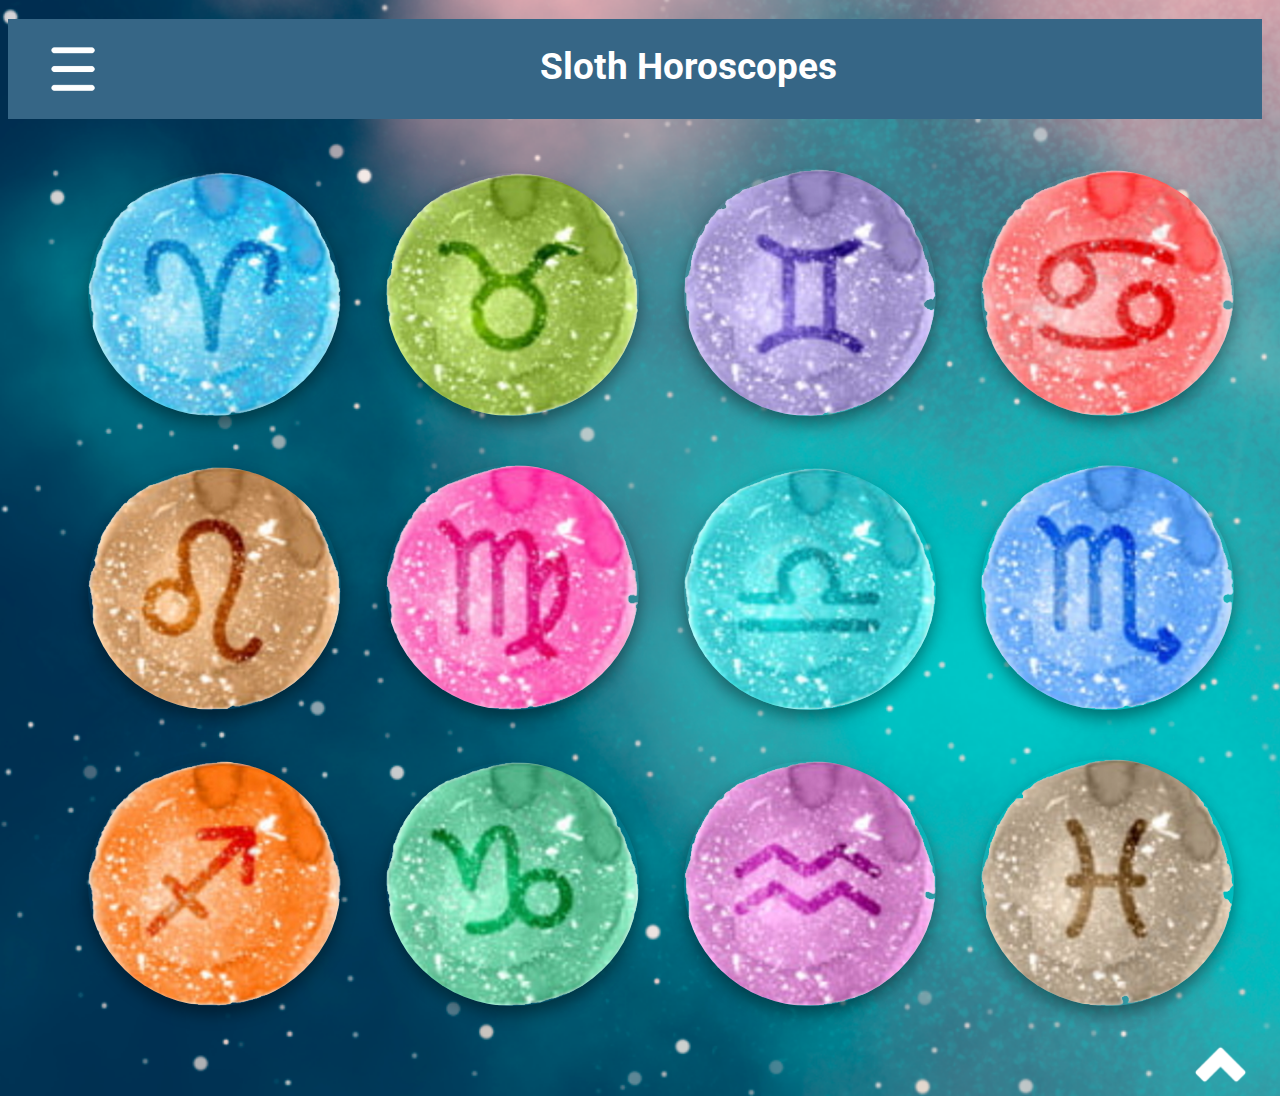
<file: index.html>
<!DOCTYPE html>
<html lang="en">
<head>
    <meta charset="UTF-8">
    <title>Sloth Horoscopes</title>
    <link href="https://fonts.googleapis.com/css?family=Roboto" rel="stylesheet">
    <link rel="stylesheet" href="styles.css">
    <!– Prevent smartphones from scaling pages down –>
    <meta name=”"viewport" content="initial-scale=">

</head>
<body>
    <header>
        <nav>
           <img src="Assets/nav_bars.png" width="17%" style="padding: 5px 0px 10px 20px"/>
            <div class="dropdown-content">
                <a href="aries.html"><ul>Aries</ul></a>
                <a href="taurus.html"><ul>Taurus</ul></a>
                <a href="gemini.html"><ul>Gemini</ul></a>
                <a href="cancer.html"><ul>Cancer</ul></a>
                <a href="leo.html"><ul>Leo</ul></a>
                <a href="virgo.html"><ul>Virgo</ul></a>
                <a href="libra.html"><ul>Libra</ul></a>
                <a href="scorpio.html"><ul>Scorpio</ul></a>
                <a href="sagittarius.html"><ul>Sagittarius</ul></a>
                <a href="capricorn.html"><ul>Capricorn</ul></a>
                <a href="aquarius.html"><ul>Aquarius</ul></a>
                <a href="pisces.html"><ul>Pisces</ul></a>
            </div>
        </nav>
        <a href="index.html" ><h1>Sloth Horoscopes</h1></a>

    </header>

    <div>
        <p>
            <br><br><br><br><br><br>
        </p>
    </div>

    <section>

        <article>
            <a href="aries.html" ><img class="articleImage" src="Assets/Signs/aries.png" /></a>
             <div class="hover-content">
                <p>Aries</p>
            </div>
         </article>

        <article>
            <a href="taurus.html" ><img class="articleImage" src="Assets/Signs/taurus.png" /></a>
             <div class="hover-content">
                <p>Taurus</p>
            </div>
         </article>

         <article>
            <a href="gemini.html" ><img class="articleImage" src="Assets/Signs/gemini.png" /></a>
             <div class="hover-content">
                <p>Gemini</p>
            </div>
         </article>

         <article>
            <a href="cancer.html" ><img class="articleImage" src="Assets/Signs/cancer.png" /></a>
             <div class="hover-content">
                <p>Cancer</p>
            </div>
         </article>

    </section>

    <div>
       <br>
        <br>
    </div>

    <section>
        <article>
            <a href="leo.html" ><img class="articleImage" src="Assets/Signs/leo.png" /></a>
             <div class="hover-content">
                <p>Leo</p>
            </div>
         </article>

        <article>
            <a href="virgo.html" ><img class="articleImage" src="Assets/Signs/virgo.png" /></a>
             <div class="hover-content">
                <p>Virgo</p>
            </div>
         </article>

         <article>
            <a href="libra.html" ><img class="articleImage" src="Assets/Signs/libra.png" /></a>
             <div class="hover-content">
                <p>Libra</p>
            </div>
         </article>

         <article>
            <a href="scorpio.html" ><img class="articleImage" src="Assets/Signs/scorpio.png" /></a>
             <div class="hover-content">
                <p>Scorpio</p>
            </div>
         </article>
    </section>

    <div>
       <br>
        <br>
    </div>

    <section>
        <article>
            <a href="sagittarius.html" ><img class="articleImage" src="Assets/Signs/sagittarius.png" /></a>
             <div class="hover-content">
                <p>Sagittarius</p>
            </div>
         </article>

        <article>
            <a href="capricorn.html" ><img class="articleImage" src="Assets/Signs/capricorn.png" /></a>
             <div class="hover-content">
                <p>Capricorn</p>
            </div>
         </article>

         <article>
            <a href="aquarius.html" ><img class="articleImage" src="Assets/Signs/aquarius.png" /></a>
             <div class="hover-content">
                <p>Aquarius</p>
            </div>
         </article>

         <article>
            <a href="pisces.html" ><img class="articleImage" src="Assets/Signs/pisces.png" /></a>
             <div class="hover-content">
                <p>Pisces</p>
            </div>
         </article>
    </section>

    <footer>
            <h3></h3>
        <a href="index.html"><img id="up" src="Assets/arrow.png" /></a>
    </footer>

</body>

</html>
</file>
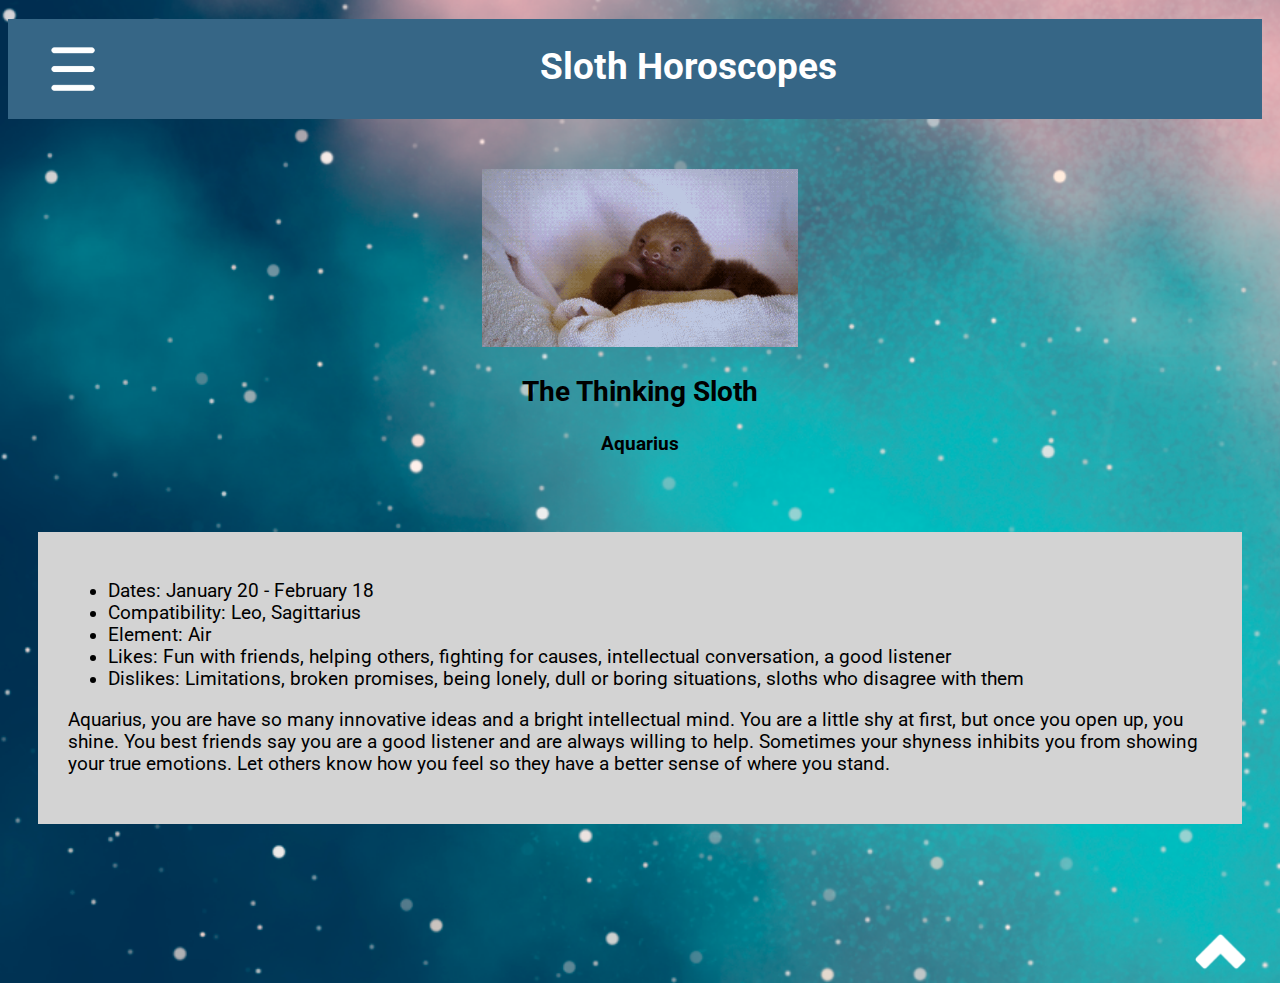
<file: aquarius.html>
<!DOCTYPE html>
<html lang="en">
<head>
    <meta charset="UTF-8">
    <title>Aquarius</title>
    <link href="https://fonts.googleapis.com/css?family=Roboto" rel="stylesheet">
    <link rel="stylesheet" href="styles.css">
    <meta name=”"viewport" content="initial-scale=">

</head>
<body>
    <header>
        <nav>
           <img src="Assets/nav_bars.png" width="17%" style="padding: 5px 0px 10px 20px"/>
            <div class="dropdown-content">
                <a href="aries.html"><ul>Aries</ul></a>
                <a href="taurus.html"><ul>Taurus</ul></a>
                <a href="gemini.html"><ul>Gemini</ul></a>
                <a href="cancer.html"><ul>Cancer</ul></a>
                <a href="leo.html"><ul>Leo</ul></a>
                <a href="virgo.html"><ul>Virgo</ul></a>
                <a href="libra.html"><ul>Libra</ul></a>
                <a href="scorpio.html"><ul>Scorpio</ul></a>
                <a href="sagittarius.html"><ul>Sagittarius</ul></a>
                <a href="capricorn.html"><ul>Capricorn</ul></a>
                <a href="aquarius.html"><ul>Aquarius</ul></a>
                <a href="pisces.html"><ul>Pisces</ul></a>
            </div>
        </nav>
        <a href="index.html" ><h1>Sloth Horoscopes</h1></a>

    </header>
<div>
        <p>
            <br><br><br><br><br><br>
        </p>
    </div>

    <center>
        <img class="internalImage" src="Assets/Gifs/gif6.gif"/>
        <h2>The Thinking Sloth</h2>
        <h4>Aquarius</h4>
    </center>

    <br>

    <section class="internal2">
    <article>
        <ul>
            <li>Dates: January 20 - February 18</li>
            <li>Compatibility: Leo, Sagittarius</li>
            <li>Element: Air</li>
            <li>Likes: Fun with friends, helping others, fighting for causes, intellectual conversation, a good listener</li>
            <li>Dislikes: Limitations, broken promises, being lonely, dull or boring situations, sloths who disagree with them</li>
        </ul>
        <p> Aquarius, you are have so many innovative ideas and a bright intellectual mind. You are a little shy at first, but once you open up, you shine.
             You best friends say you are a good listener and are always willing to help.
             Sometimes your shyness inhibits you from showing your true emotions. Let others know how you feel so they have a better sense of where you stand.
            </p></article>
    </section>

    <div>
       <br>
        <br>
    </div>

    <footer>
            <h3></h3>
        <a href="aquarius.html"><img id="up" src="Assets/arrow.png"/></a>
    </footer>

</body>

</html>
</file>
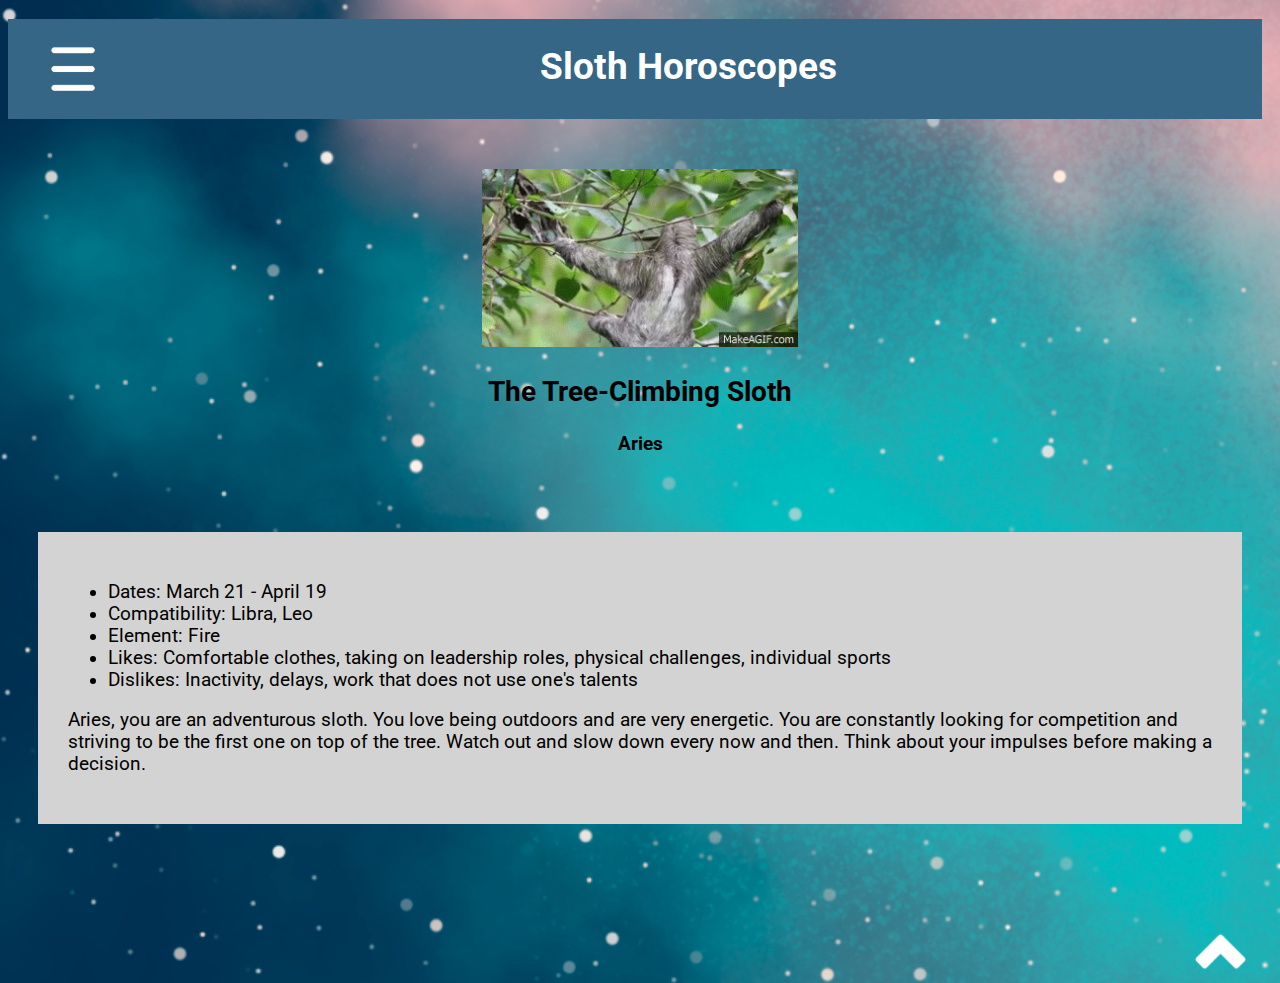
<file: aries.html>
<!DOCTYPE html>
<html lang="en">
<head>
    <meta charset="UTF-8">
    <title>Aries</title>
    <link href="https://fonts.googleapis.com/css?family=Roboto" rel="stylesheet">
    <link rel="stylesheet" href="styles.css">
    <meta name=”"viewport" content="initial-scale=">

</head>
<body>
    <header>
        <nav>
           <img src="Assets/nav_bars.png" width="17%" style="padding: 5px 0px 10px 20px"/>
            <div class="dropdown-content">
                <a href="aries.html"><ul>Aries</ul></a>
                <a href="taurus.html"><ul>Taurus</ul></a>
                <a href="gemini.html"><ul>Gemini</ul></a>
                <a href="cancer.html"><ul>Cancer</ul></a>
                <a href="leo.html"><ul>Leo</ul></a>
                <a href="virgo.html"><ul>Virgo</ul></a>
                <a href="libra.html"><ul>Libra</ul></a>
                <a href="scorpio.html"><ul>Scorpio</ul></a>
                <a href="sagittarius.html"><ul>Sagittarius</ul></a>
                <a href="capricorn.html"><ul>Capricorn</ul></a>
                <a href="aquarius.html"><ul>Aquarius</ul></a>
                <a href="pisces.html"><ul>Pisces</ul></a>
            </div>
        </nav>
        <a href="index.html" ><h1>Sloth Horoscopes</h1></a>

    </header>
<div>
        <p>
            <br><br><br><br><br><br>
        </p>
    </div>

    <center>
        <img class="internalImage" src="Assets/Gifs/gif9.gif"/>
        <h2>The Tree-Climbing Sloth</h2>
        <h4>Aries</h4>
    </center>

    <br>

    <section class="internal2">
    <article>
        <ul>
            <li>Dates: March 21 - April 19</li>
            <li>Compatibility: Libra, Leo</li>
            <li>Element: Fire</li>
            <li>Likes: Comfortable clothes, taking on leadership roles, physical challenges, individual sports</li>
            <li>Dislikes: Inactivity, delays, work that does not use one's talents</li>
        </ul>
        <p> Aries, you are an adventurous sloth. You love being outdoors and are very energetic. 
            You are constantly looking for competition and striving to be the first one on top of the tree. 
            Watch out and slow down every now and then. Think about your impulses before making a decision.</p></article>
    </section>

    <div>
       <br>
        <br>
    </div>

    <footer>
            <h3></h3>
        <a href="aries.html"><img id="up" src="Assets/arrow.png"/></a>
    </footer>

</body>

</html>
</file>
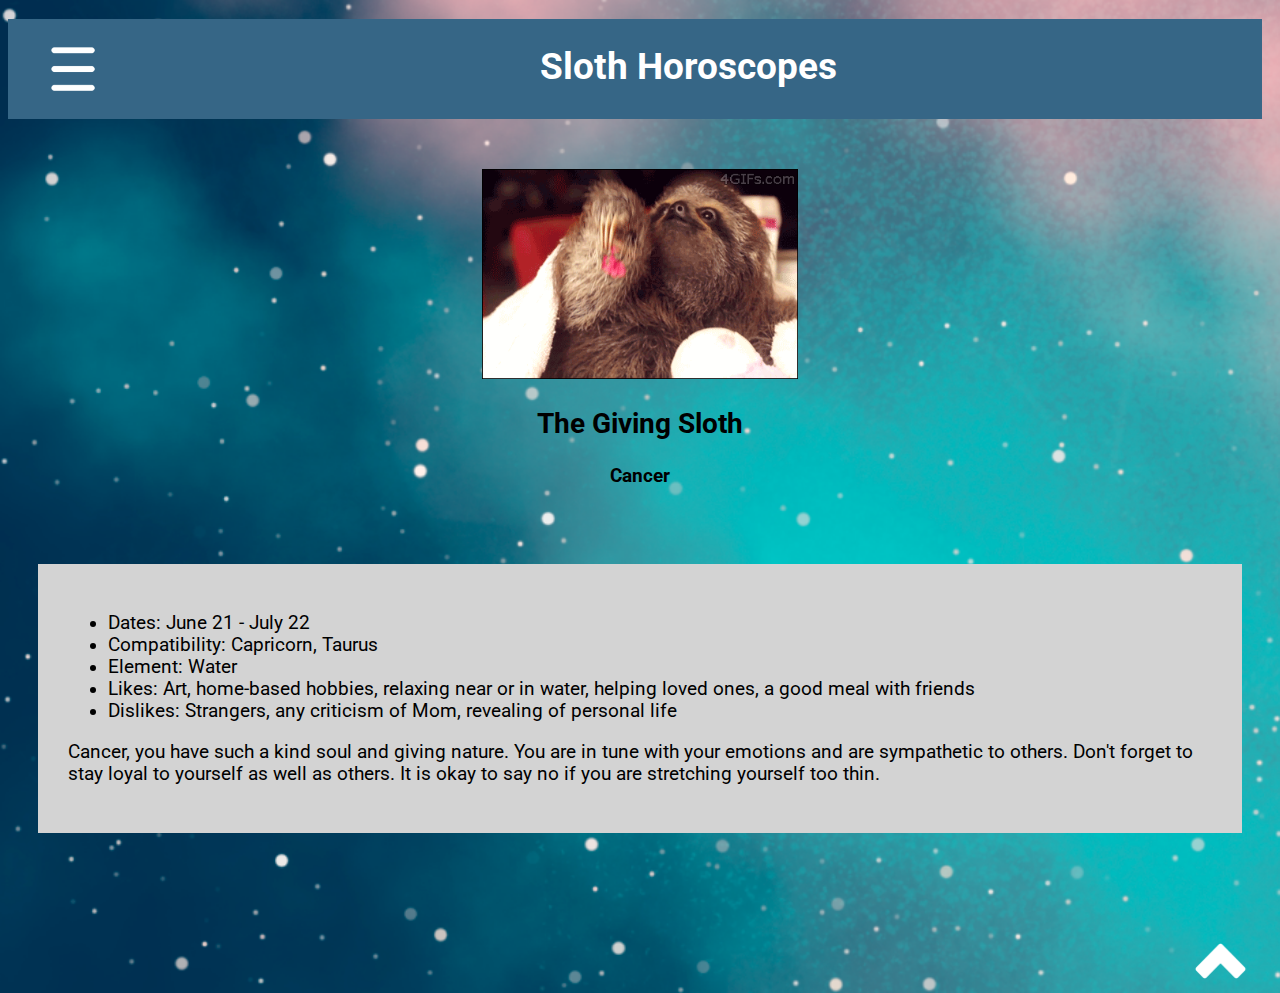
<file: cancer.html>
<!DOCTYPE html>
<html lang="en">
<head>
    <meta charset="UTF-8">
    <title>Cancer</title>
    <link href="https://fonts.googleapis.com/css?family=Roboto" rel="stylesheet">
    <link rel="stylesheet" href="styles.css">
    <meta name=”"viewport" content="initial-scale=">

</head>
<body>
    <header>
        <nav>
           <img src="Assets/nav_bars.png" width="17%" style="padding: 5px 0px 10px 20px"/>
            <div class="dropdown-content">
                <a href="aries.html"><ul>Aries</ul></a>
                <a href="taurus.html"><ul>Taurus</ul></a>
                <a href="gemini.html"><ul>Gemini</ul></a>
                <a href="cancer.html"><ul>Cancer</ul></a>
                <a href="leo.html"><ul>Leo</ul></a>
                <a href="virgo.html"><ul>Virgo</ul></a>
                <a href="libra.html"><ul>Libra</ul></a>
                <a href="scorpio.html"><ul>Scorpio</ul></a>
                <a href="sagittarius.html"><ul>Sagittarius</ul></a>
                <a href="capricorn.html"><ul>Capricorn</ul></a>
                <a href="aquarius.html"><ul>Aquarius</ul></a>
                <a href="pisces.html"><ul>Pisces</ul></a>
            </div>
        </nav>
        <a href="index.html" ><h1>Sloth Horoscopes</h1></a>

    </header>
<div>
        <p>
            <br><br><br><br><br><br>
        </p>
    </div>

    <center>
        <img class="internalImage" src="Assets/Gifs/gif3.gif"/>
        <h2>The Giving Sloth</h2>
        <h4>Cancer</h4>
    </center>

    <br>

    <section class="internal2">
    <article>
        <ul>
            <li>Dates: June 21 - July 22</li>
            <li>Compatibility: Capricorn, Taurus</li>
            <li>Element: Water</li>
            <li>Likes: Art, home-based hobbies, relaxing near or in water, helping loved ones, a good meal with friends</li>
            <li>Dislikes: Strangers, any criticism of Mom, revealing of personal life</li>
        </ul>
        <p> Cancer, you have such a kind soul and giving nature. You are in tune with your emotions and are sympathetic to others.
            Don't forget to stay loyal to yourself as well as others. It is okay to say no if you are stretching yourself too thin.
            </p></article>
    </section>

    <div>
       <br>
        <br>
    </div>

    <footer>
            <h3></h3>
        <a href="cancer.html"><img id="up" src="Assets/arrow.png"/></a>
    </footer>

</body>

</html>
</file>
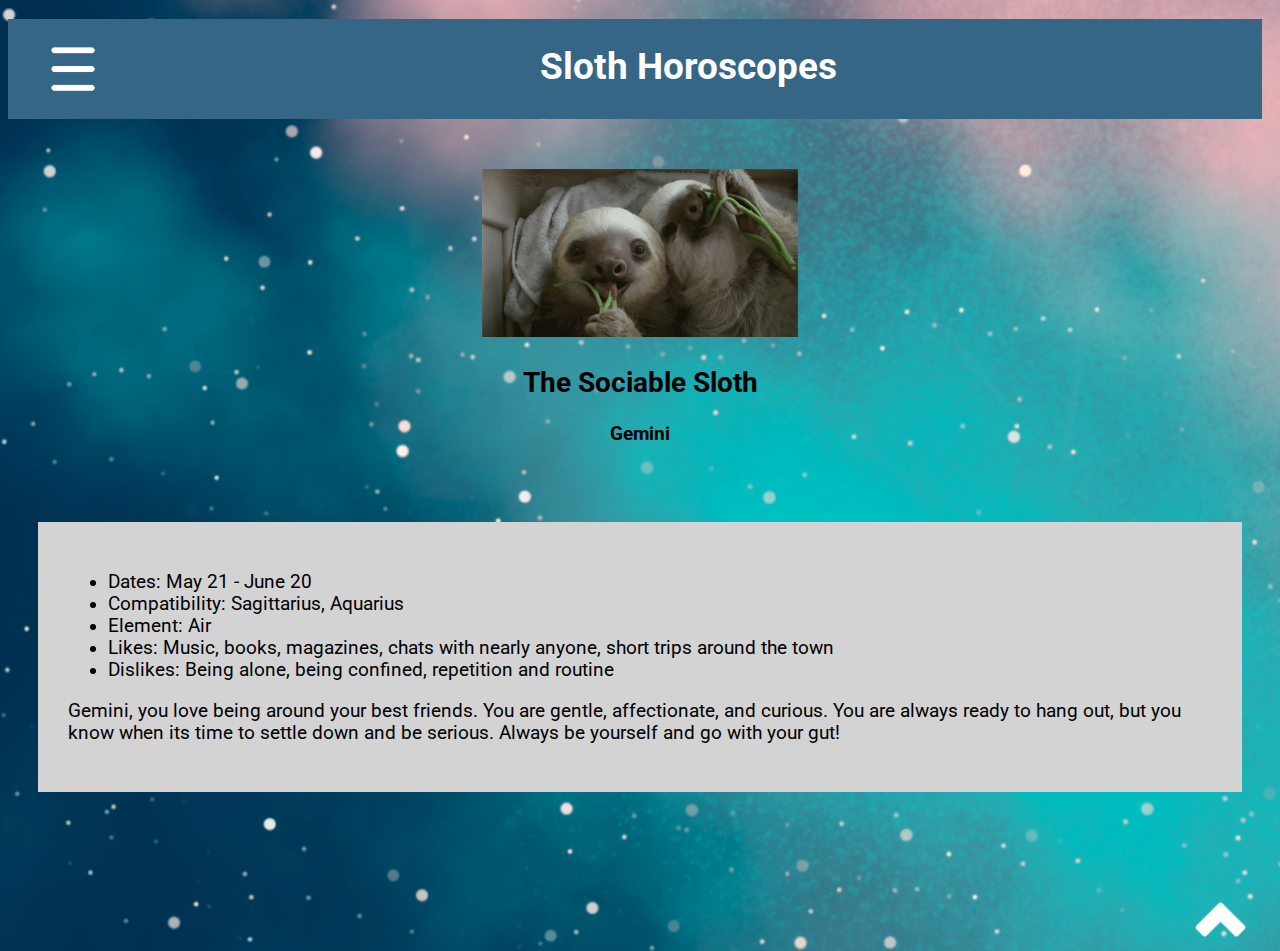
<file: gemini.html>
<!DOCTYPE html>
<html lang="en">
<head>
    <meta charset="UTF-8">
    <title>Gemini</title>
    <link href="https://fonts.googleapis.com/css?family=Roboto" rel="stylesheet">
    <link rel="stylesheet" href="styles.css">
    <meta name=”"viewport" content="initial-scale=">

</head>
<body>
    <header>
        <nav>
           <img src="Assets/nav_bars.png" width="17%" style="padding: 5px 0px 10px 20px"/>
            <div class="dropdown-content">
                <a href="aries.html"><ul>Aries</ul></a>
                <a href="taurus.html"><ul>Taurus</ul></a>
                <a href="gemini.html"><ul>Gemini</ul></a>
                <a href="cancer.html"><ul>Cancer</ul></a>
                <a href="leo.html"><ul>Leo</ul></a>
                <a href="virgo.html"><ul>Virgo</ul></a>
                <a href="libra.html"><ul>Libra</ul></a>
                <a href="scorpio.html"><ul>Scorpio</ul></a>
                <a href="sagittarius.html"><ul>Sagittarius</ul></a>
                <a href="capricorn.html"><ul>Capricorn</ul></a>
                <a href="aquarius.html"><ul>Aquarius</ul></a>
                <a href="pisces.html"><ul>Pisces</ul></a>
            </div>
        </nav>
        <a href="index.html" ><h1>Sloth Horoscopes</h1></a>

    </header>
<div>
        <p>
            <br><br><br><br><br><br>
        </p>
    </div>

    <center>
        <img class="internalImage" src="Assets/Gifs/gif4.gif"/>
        <h2>The Sociable Sloth</h2>
        <h4>Gemini</h4>
    </center>

    <br>

    <section class="internal2">
    <article>
        <ul>
            <li>Dates: May 21 - June 20</li>
            <li>Compatibility: Sagittarius, Aquarius</li>
            <li>Element: Air</li>
            <li>Likes: Music, books, magazines, chats with nearly anyone, short trips around the town</li>
            <li>Dislikes: Being alone, being confined, repetition and routine</li>
        </ul>
        <p> Gemini, you love being around your best friends. You are gentle, affectionate, and curious. 
            You are always ready to hang out, but you know when its time to settle down and be serious. 
            Always be yourself and go with your gut!</p></article>
    </section>

    <div>
       <br>
        <br>
    </div>

    <footer>
            <h3></h3>
        <a href="gemini.html"><img id="up" src="Assets/arrow.png"/></a>
    </footer>

</body>

</html>
</file>
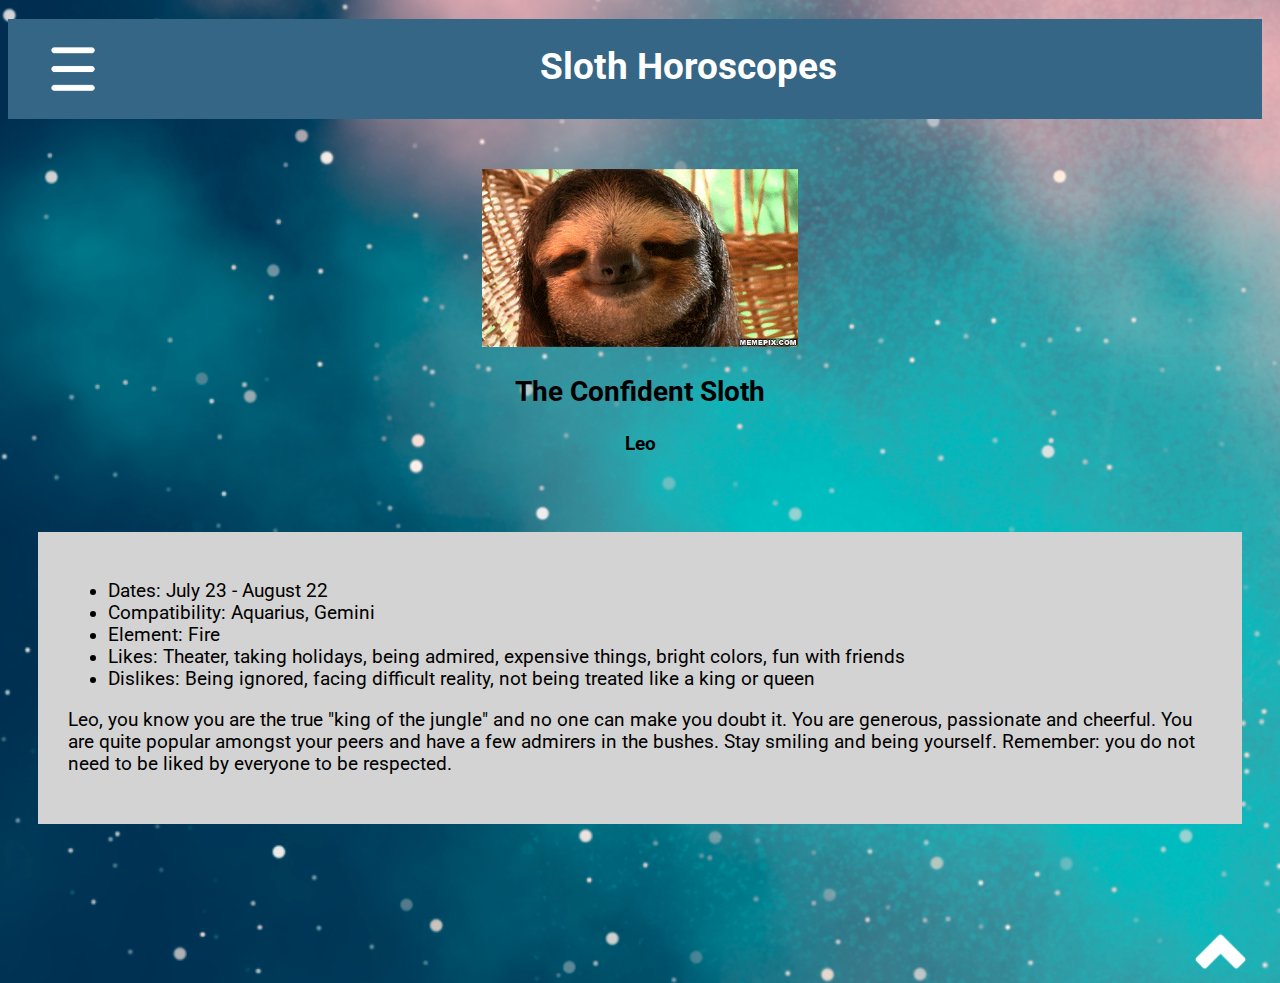
<file: leo.html>
<!DOCTYPE html>
<html lang="en">
<head>
    <meta charset="UTF-8">
    <title>Leo</title>
    <link href="https://fonts.googleapis.com/css?family=Roboto" rel="stylesheet">
    <link rel="stylesheet" href="styles.css">
    <meta name=”"viewport" content="initial-scale=">

</head>
<body>
    <header>
        <nav>
           <img src="Assets/nav_bars.png" width="17%" style="padding: 5px 0px 10px 20px"/>
            <div class="dropdown-content">
                <a href="aries.html"><ul>Aries</ul></a>
                <a href="taurus.html"><ul>Taurus</ul></a>
                <a href="gemini.html"><ul>Gemini</ul></a>
                <a href="cancer.html"><ul>Cancer</ul></a>
                <a href="leo.html"><ul>Leo</ul></a>
                <a href="virgo.html"><ul>Virgo</ul></a>
                <a href="libra.html"><ul>Libra</ul></a>
                <a href="scorpio.html"><ul>Scorpio</ul></a>
                <a href="sagittarius.html"><ul>Sagittarius</ul></a>
                <a href="capricorn.html"><ul>Capricorn</ul></a>
                <a href="aquarius.html"><ul>Aquarius</ul></a>
                <a href="pisces.html"><ul>Pisces</ul></a>
            </div>
        </nav>
        <a href="index.html" ><h1>Sloth Horoscopes</h1></a>

    </header>
<div>
        <p>
            <br><br><br><br><br><br>
        </p>
    </div>

    <center>
        <img class="internalImage" src="Assets/Gifs/gif7.gif"/>
        <h2>The Confident Sloth</h2>
        <h4>Leo</h4>
    </center>

    <br>

    <section class="internal2">
    <article>
        <ul>
            <li>Dates: July 23 - August 22</li>
            <li>Compatibility: Aquarius, Gemini</li>
            <li>Element: Fire</li>
            <li>Likes: Theater, taking holidays, being admired, expensive things, bright colors, fun with friends</li>
            <li>Dislikes: Being ignored, facing difficult reality, not being treated like a king or queen</li>
        </ul>
        <p> Leo, you know you are the true "king of the jungle" and no one can make you doubt it. 
            You are generous, passionate and cheerful. You are quite popular amongst your peers and have a few admirers in the bushes. 
            Stay smiling and being yourself. Remember: you do not need to be liked by everyone to be respected.
            </p></article>
    </section>

    <div>
       <br>
        <br>
    </div>

    <footer>
            <h3></h3>
        <a href="leo.html"><img id="up" src="Assets/arrow.png"/></a>
    </footer>

</body>

</html>
</file>
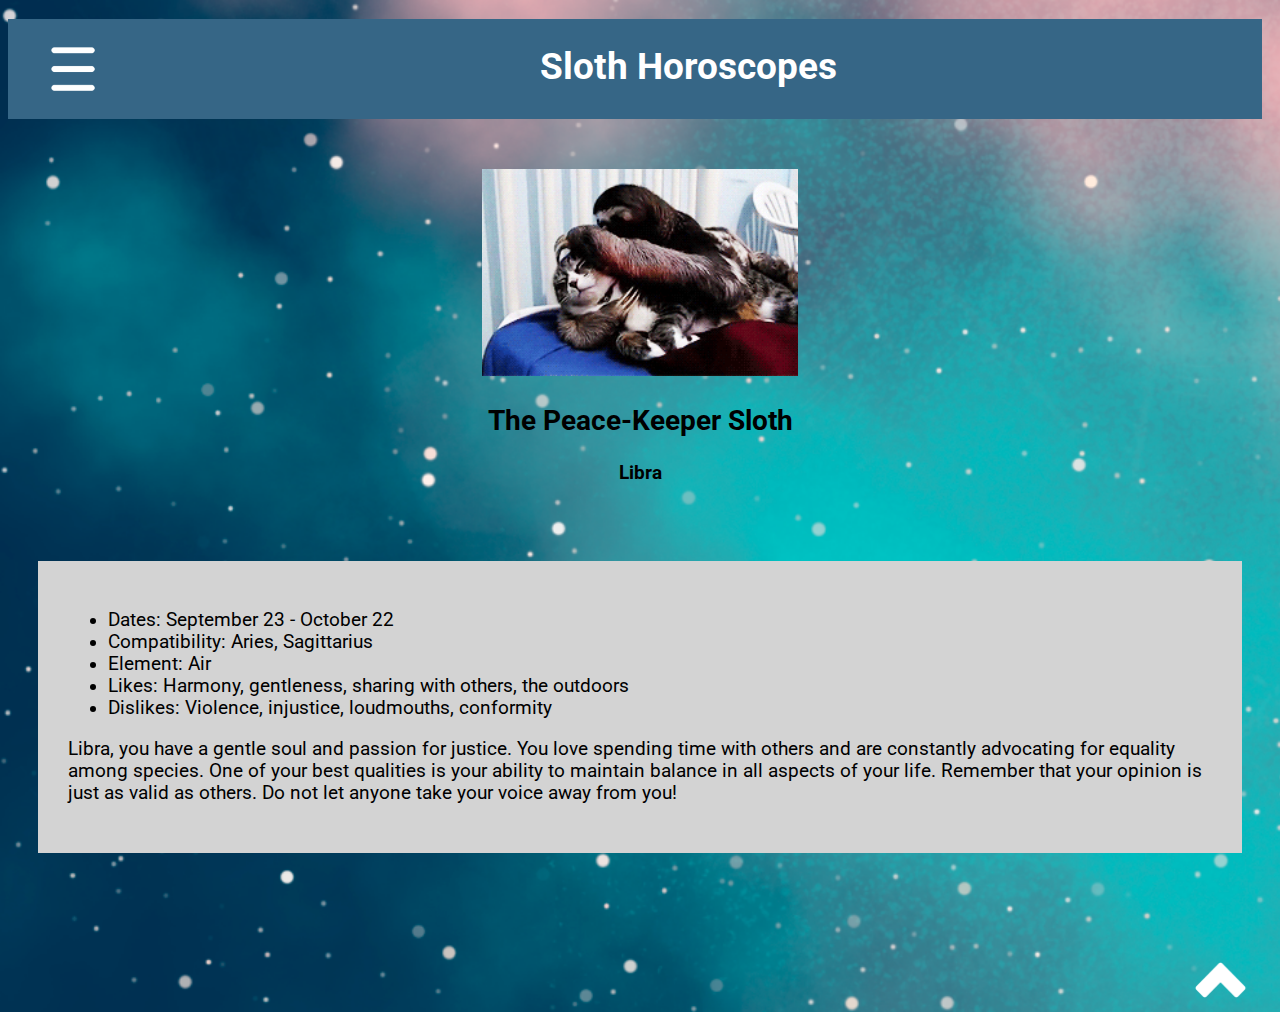
<file: libra.html>
<!DOCTYPE html>
<html lang="en">
<head>
    <meta charset="UTF-8">
    <title>Libra</title>
    <link href="https://fonts.googleapis.com/css?family=Roboto" rel="stylesheet">
    <link rel="stylesheet" href="styles.css">
    <meta name=”"viewport" content="initial-scale=">

</head>
<body>
    <header>
        <nav>
           <img src="Assets/nav_bars.png" width="17%" style="padding: 5px 0px 10px 20px"/>
            <div class="dropdown-content">
                <a href="aries.html"><ul>Aries</ul></a>
                <a href="taurus.html"><ul>Taurus</ul></a>
                <a href="gemini.html"><ul>Gemini</ul></a>
                <a href="cancer.html"><ul>Cancer</ul></a>
                <a href="leo.html"><ul>Leo</ul></a>
                <a href="virgo.html"><ul>Virgo</ul></a>
                <a href="libra.html"><ul>Libra</ul></a>
                <a href="scorpio.html"><ul>Scorpio</ul></a>
                <a href="sagittarius.html"><ul>Sagittarius</ul></a>
                <a href="capricorn.html"><ul>Capricorn</ul></a>
                <a href="aquarius.html"><ul>Aquarius</ul></a>
                <a href="pisces.html"><ul>Pisces</ul></a>
            </div>
        </nav>
        <a href="index.html" ><h1>Sloth Horoscopes</h1></a>

    </header>
<div>
        <p>
            <br><br><br><br><br><br>
        </p>
    </div>

    <center>
        <img class="internalImage" src="Assets/Gifs/gif5.gif"/>
        <h2>The Peace-Keeper Sloth</h2>
        <h4>Libra</h4>
    </center>

    <br>

    <section class="internal2">
    <article>
        <ul>
            <li>Dates: September 23 - October 22</li>
            <li>Compatibility: Aries, Sagittarius</li>
            <li>Element: Air</li>
            <li>Likes: Harmony, gentleness, sharing with others, the outdoors</li>
            <li>Dislikes: Violence, injustice, loudmouths, conformity</li>
        </ul>
        <p> Libra, you have a gentle soul and passion for justice. You love spending time with others and are constantly advocating for equality among species.
            One of your best qualities is your ability to maintain balance in all aspects of your life. Remember that your opinion is just as valid as others.
            Do not let anyone take your voice away from you!
            </p></article>
    </section>

    <div>
       <br>
        <br>
    </div>

    <footer>
            <h3></h3>
        <a href="libra.html"><img id="up" src="Assets/arrow.png"/></a>
    </footer>

</body>

</html>
</file>
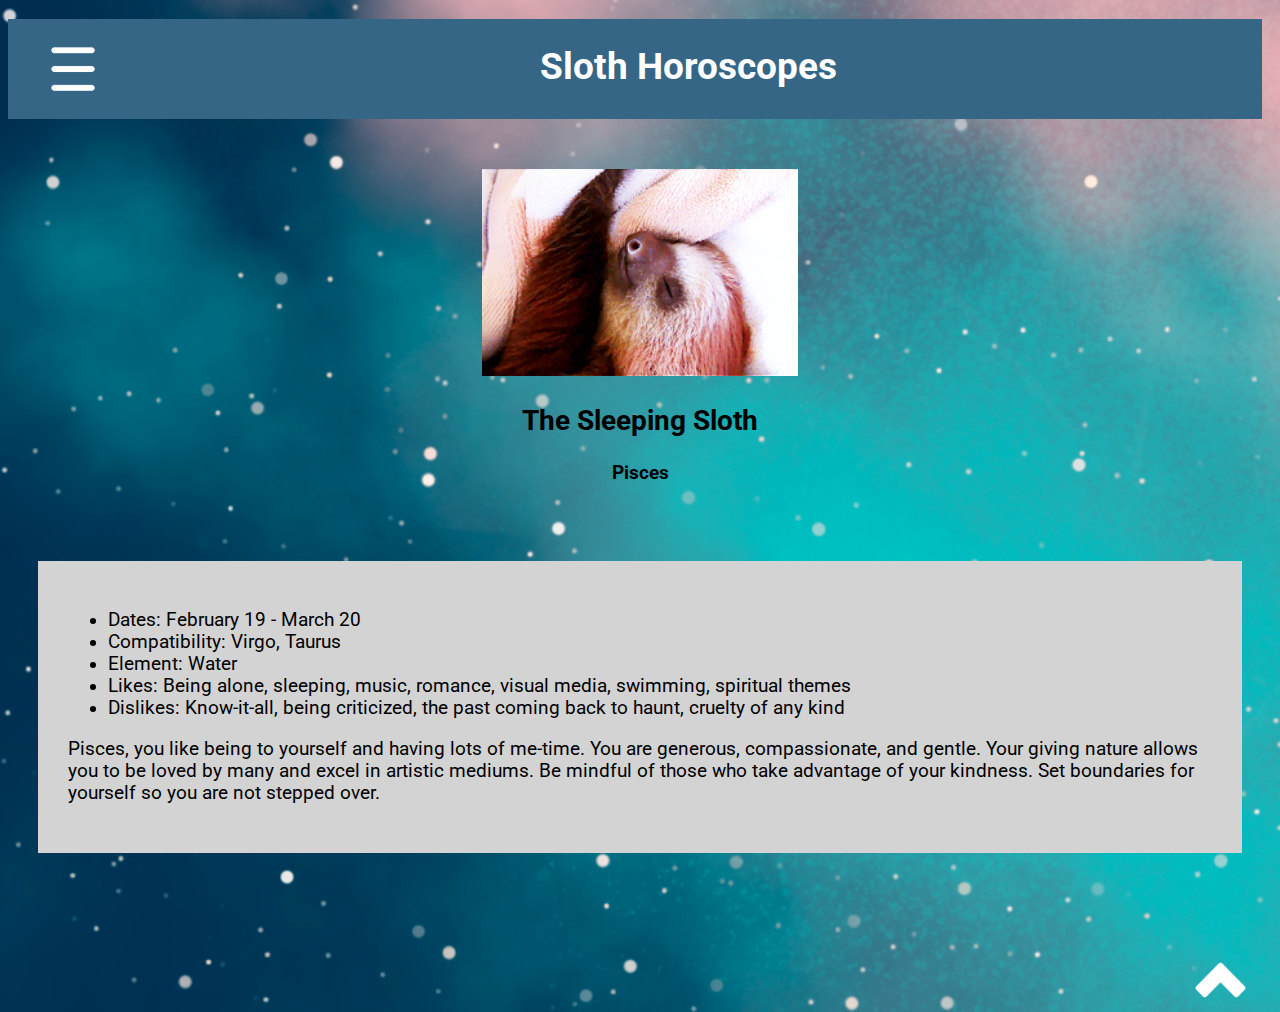
<file: pisces.html>
<!DOCTYPE html>
<html lang="en">
<head>
    <meta charset="UTF-8">
    <title>Pisces</title>
    <link href="https://fonts.googleapis.com/css?family=Roboto" rel="stylesheet">
    <link rel="stylesheet" href="styles.css">
    <meta name=”"viewport" content="initial-scale=">

</head>
<body>
    <header>
        <nav>
           <img src="Assets/nav_bars.png" width="17%" style="padding: 5px 0px 10px 20px"/>
            <div class="dropdown-content">
                <a href="aries.html"><ul>Aries</ul></a>
                <a href="taurus.html"><ul>Taurus</ul></a>
                <a href="gemini.html"><ul>Gemini</ul></a>
                <a href="cancer.html"><ul>Cancer</ul></a>
                <a href="leo.html"><ul>Leo</ul></a>
                <a href="virgo.html"><ul>Virgo</ul></a>
                <a href="libra.html"><ul>Libra</ul></a>
                <a href="scorpio.html"><ul>Scorpio</ul></a>
                <a href="sagittarius.html"><ul>Sagittarius</ul></a>
                <a href="capricorn.html"><ul>Capricorn</ul></a>
                <a href="aquarius.html"><ul>Aquarius</ul></a>
                <a href="pisces.html"><ul>Pisces</ul></a>
            </div>
        </nav>
        <a href="index.html" ><h1>Sloth Horoscopes</h1></a>

    </header>
<div>
        <p>
            <br><br><br><br><br><br>
        </p>
    </div>

    <center>
        <img class="internalImage" src="Assets/Gifs/gif1.gif"/>
        <h2>The Sleeping Sloth</h2>
        <h4>Pisces</h4>
    </center>

    <br>

    <section class="internal2">
    <article>
        <ul>
            <li>Dates: February 19 - March 20</li>
            <li>Compatibility: Virgo, Taurus</li>
            <li>Element: Water</li>
            <li>Likes: Being alone, sleeping, music, romance, visual media, swimming, spiritual themes</li>
            <li>Dislikes: Know-it-all, being criticized, the past coming back to haunt, cruelty of any kind</li>
        </ul>
        <p> Pisces, you like being to yourself and having lots of me-time. You are generous, compassionate, and gentle.
             Your giving nature allows you to be loved by many and excel in artistic mediums. Be mindful of those who take advantage of your kindness.
             Set boundaries for yourself so you are not stepped over.
            </p></article>
    </section>

    <div>
       <br>
        <br>
    </div>

    <footer>
            <h3></h3>
        <a href="pisces.html"><img id="up" src="Assets/arrow.png"/></a>
    </footer>

</body>

</html>
</file>
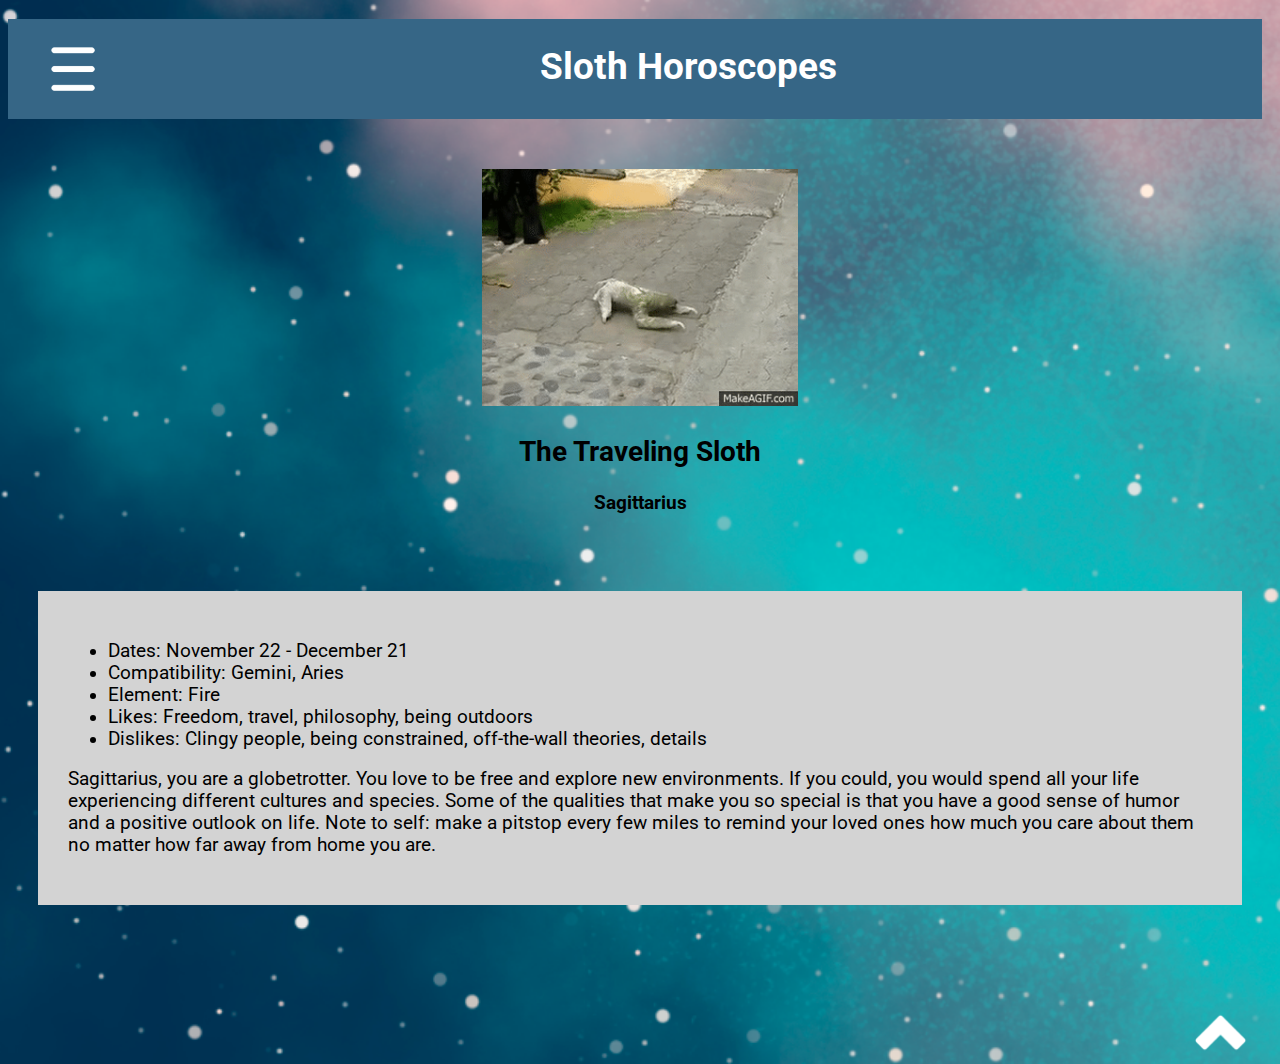
<file: sagittarius.html>
<!DOCTYPE html>
<html lang="en">
<head>
    <meta charset="UTF-8">
    <title>Sagittarius</title>
    <link href="https://fonts.googleapis.com/css?family=Roboto" rel="stylesheet">
    <link rel="stylesheet" href="styles.css">
    <meta name=”"viewport" content="initial-scale=">

</head>
<body>
    <header>
        <nav>
           <img src="Assets/nav_bars.png" width="17%" style="padding: 5px 0px 10px 20px"/>
            <div class="dropdown-content">
                <a href="aries.html"><ul>Aries</ul></a>
                <a href="taurus.html"><ul>Taurus</ul></a>
                <a href="gemini.html"><ul>Gemini</ul></a>
                <a href="cancer.html"><ul>Cancer</ul></a>
                <a href="leo.html"><ul>Leo</ul></a>
                <a href="virgo.html"><ul>Virgo</ul></a>
                <a href="libra.html"><ul>Libra</ul></a>
                <a href="scorpio.html"><ul>Scorpio</ul></a>
                <a href="sagittarius.html"><ul>Sagittarius</ul></a>
                <a href="capricorn.html"><ul>Capricorn</ul></a>
                <a href="aquarius.html"><ul>Aquarius</ul></a>
                <a href="pisces.html"><ul>Pisces</ul></a>
            </div>
        </nav>
        <a href="index.html" ><h1>Sloth Horoscopes</h1></a>

    </header>
<div>
        <p>
            <br><br><br><br><br><br>
        </p>
    </div>

    <center>
        <img class="internalImage" src="Assets/Gifs/gif11.gif"/>
        <h2>The Traveling Sloth</h2>
        <h4>Sagittarius</h4>
    </center>

    <br>

    <section class="internal2">
    <article>
        <ul>
            <li>Dates: November 22 - December 21</li>
            <li>Compatibility: Gemini, Aries</li>
            <li>Element: Fire</li>
            <li>Likes: Freedom, travel, philosophy, being outdoors</li>
            <li>Dislikes: Clingy people, being constrained, off-the-wall theories, details</li>
        </ul>
        <p> Sagittarius, you are a globetrotter. You love to be free and explore new environments.
            If you could, you would spend all your life experiencing different cultures and species.
            Some of the qualities that make you so special is that you have a good sense of humor and a positive outlook on life.
            Note to self: make a pitstop every few miles to remind your loved ones how much you care about them no matter how far away from home you are.
            </p></article>
    </section>

    <div>
       <br>
        <br>
    </div>

    <footer>
            <h3></h3>
        <a href="sagittarius.html"><img id="up" src="Assets/arrow.png"/></a>
    </footer>

</body>

</html>
</file>
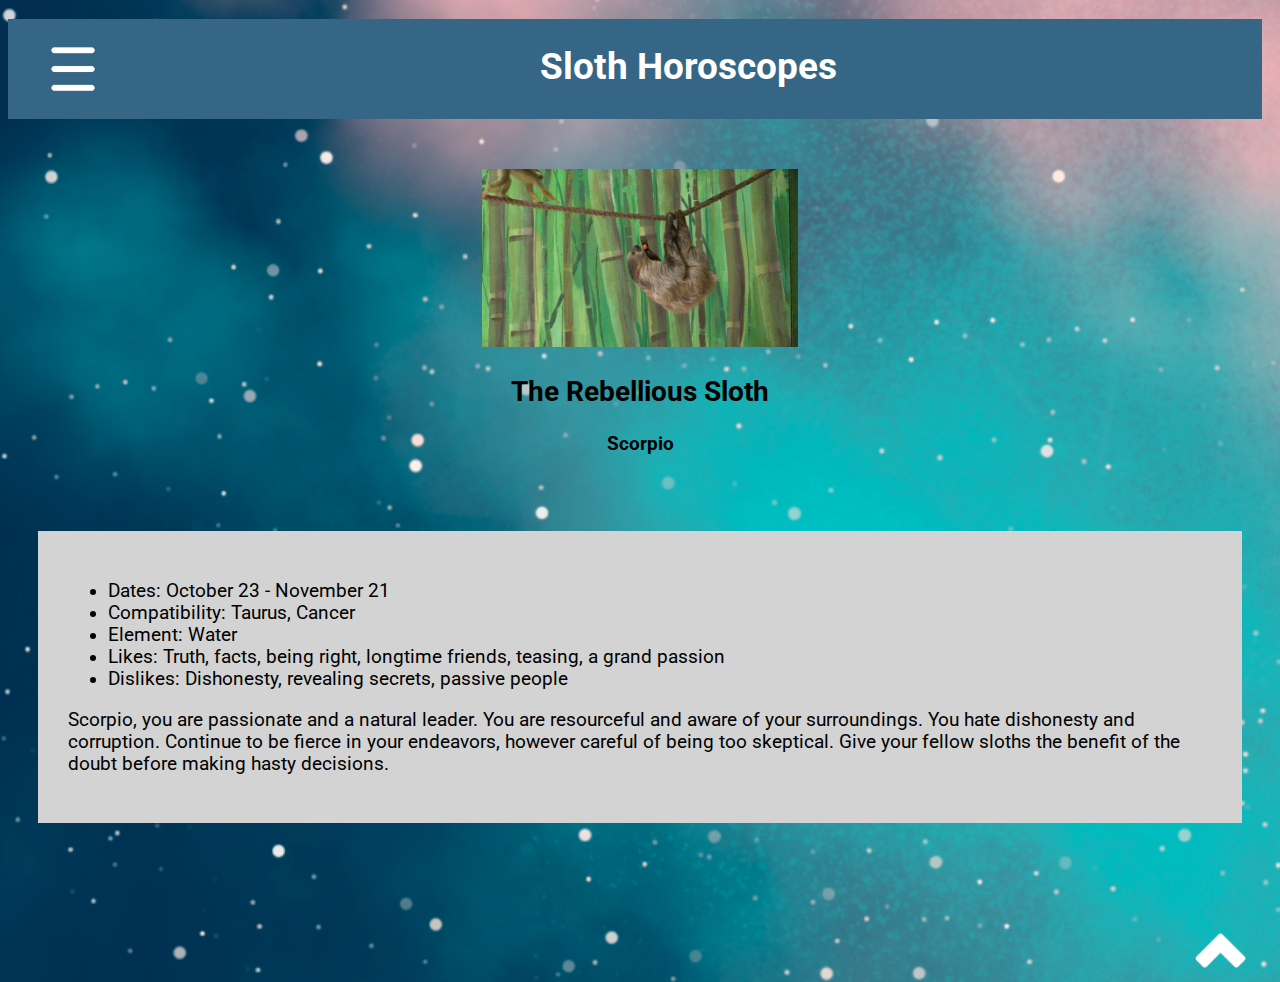
<file: scorpio.html>
<!DOCTYPE html>
<html lang="en">
<head>
    <meta charset="UTF-8">
    <title>Scorpio</title>
    <link href="https://fonts.googleapis.com/css?family=Roboto" rel="stylesheet">
    <link rel="stylesheet" href="styles.css">
    <meta name=”"viewport" content="initial-scale=">

</head>
<body>
    <header>
        <nav>
           <img src="Assets/nav_bars.png" width="17%" style="padding: 5px 0px 10px 20px"/>
            <div class="dropdown-content">
                <a href="aries.html"><ul>Aries</ul></a>
                <a href="taurus.html"><ul>Taurus</ul></a>
                <a href="gemini.html"><ul>Gemini</ul></a>
                <a href="cancer.html"><ul>Cancer</ul></a>
                <a href="leo.html"><ul>Leo</ul></a>
                <a href="virgo.html"><ul>Virgo</ul></a>
                <a href="libra.html"><ul>Libra</ul></a>
                <a href="scorpio.html"><ul>Scorpio</ul></a>
                <a href="sagittarius.html"><ul>Sagittarius</ul></a>
                <a href="capricorn.html"><ul>Capricorn</ul></a>
                <a href="aquarius.html"><ul>Aquarius</ul></a>
                <a href="pisces.html"><ul>Pisces</ul></a>
            </div>
        </nav>
        <a href="index.html" ><h1>Sloth Horoscopes</h1></a>

    </header>
<div>
        <p>
            <br><br><br><br><br><br>
        </p>
    </div>

    <center>
        <img class="internalImage" src="Assets/Gifs/gif8.gif"/>
        <h2>The Rebellious Sloth</h2>
        <h4>Scorpio</h4>
    </center>

    <br>

    <section class="internal2">
    <article>
        <ul>
            <li>Dates: October 23 - November 21</li>
            <li>Compatibility: Taurus, Cancer</li>
            <li>Element: Water</li>
            <li>Likes: Truth, facts, being right, longtime friends, teasing, a grand passion</li>
            <li>Dislikes: Dishonesty, revealing secrets, passive people</li>
        </ul>
        <p> Scorpio, you are passionate and a natural leader. You are resourceful and aware of your surroundings.
            You hate dishonesty and corruption. Continue to be fierce in your endeavors, however careful of being too skeptical.
            Give your fellow sloths the benefit of the doubt before making hasty decisions.
            </p></article>
    </section>

    <div>
       <br>
        <br>
    </div>

    <footer>
            <h3></h3>
        <a href="scorpio.html"><img id="up" src="Assets/arrow.png"/></a>
    </footer>

</body>

</html>
</file>
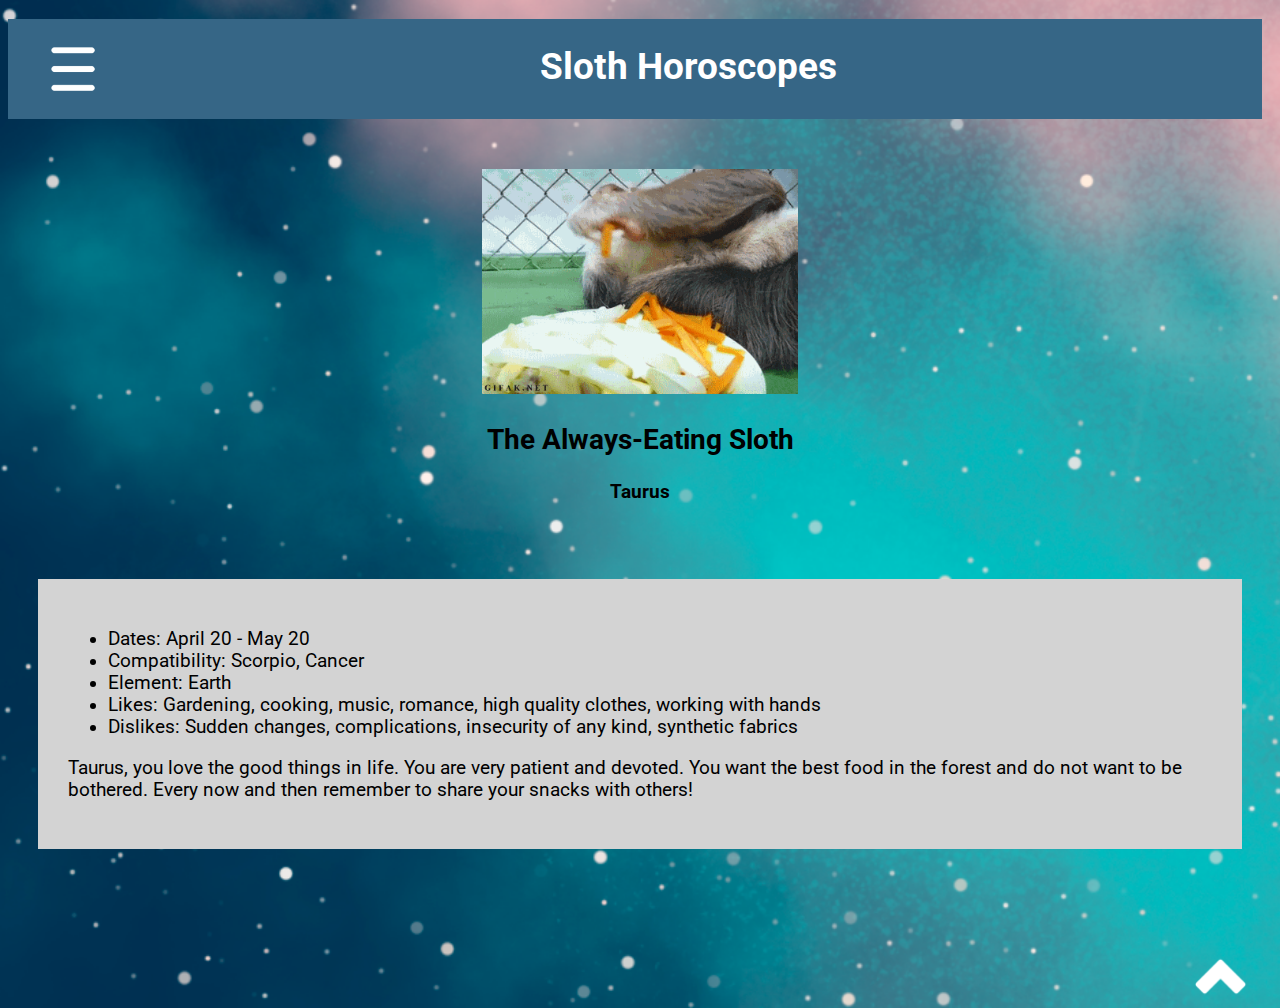
<file: taurus.html>
<!DOCTYPE html>
<html lang="en">
<head>
    <meta charset="UTF-8">
    <title>Taurus</title>
    <link href="https://fonts.googleapis.com/css?family=Roboto" rel="stylesheet">
    <link rel="stylesheet" href="styles.css">
    <meta name=”"viewport" content="initial-scale=">

</head>
<body>
    <header>
        <nav>
           <img src="Assets/nav_bars.png" width="17%" style="padding: 5px 0px 10px 20px"/>
            <div class="dropdown-content">
                <a href="aries.html"><ul>Aries</ul></a>
                <a href="taurus.html"><ul>Taurus</ul></a>
                <a href="gemini.html"><ul>Gemini</ul></a>
                <a href="cancer.html"><ul>Cancer</ul></a>
                <a href="leo.html"><ul>Leo</ul></a>
                <a href="virgo.html"><ul>Virgo</ul></a>
                <a href="libra.html"><ul>Libra</ul></a>
                <a href="scorpio.html"><ul>Scorpio</ul></a>
                <a href="sagittarius.html"><ul>Sagittarius</ul></a>
                <a href="capricorn.html"><ul>Capricorn</ul></a>
                <a href="aquarius.html"><ul>Aquarius</ul></a>
                <a href="pisces.html"><ul>Pisces</ul></a>
            </div>
        </nav>
        <a href="index.html" ><h1>Sloth Horoscopes</h1></a>

    </header>
<div>
        <p>
            <br><br><br><br><br><br>
        </p>
    </div>

    <center>
        <img class="internalImage" src="Assets/Gifs/gif10.gif"/>
        <h2>The Always-Eating Sloth</h2>
        <h4>Taurus</h4>
    </center>

    <br>

    <section class="internal2">
    <article>
        <ul>
            <li>Dates: April 20 - May 20</li>
            <li>Compatibility: Scorpio, Cancer</li>
            <li>Element: Earth</li>
            <li>Likes: Gardening, cooking, music, romance, high quality clothes, working with hands</li>
            <li>Dislikes: Sudden changes, complications, insecurity of any kind, synthetic fabrics</li>
        </ul>
        <p> Taurus, you love the good things in life. You are very patient and devoted. 
            You want the best food in the forest and do not want to be bothered. 
            Every now and then remember to share your snacks with others!</p></article>
    </section>

    <div>
       <br>
        <br>
    </div>

    <footer>
            <h3></h3>
        <a href="taurus.html"><img id="up" src="Assets/arrow.png"/></a>
    </footer>

</body>

</html>
</file>
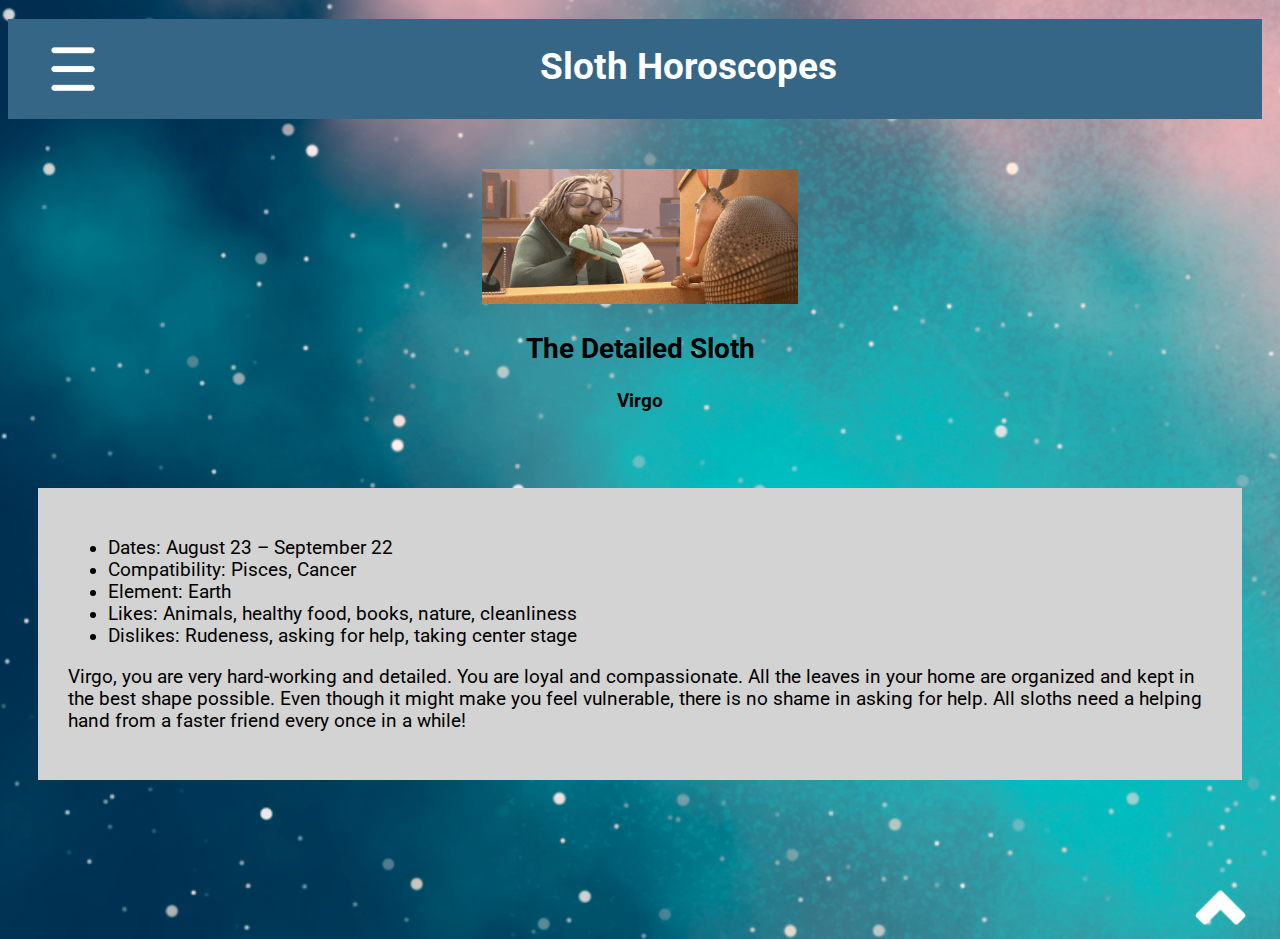
<file: virgo.html>
<!DOCTYPE html>
<html lang="en">
<head>
    <meta charset="UTF-8">
    <title>Virgo</title>
    <link href="https://fonts.googleapis.com/css?family=Roboto" rel="stylesheet">
    <link rel="stylesheet" href="styles.css">
    <meta name=”"viewport" content="initial-scale=">

</head>
<body>
    <header>
        <nav>
           <img src="Assets/nav_bars.png" width="17%" style="padding: 5px 0px 10px 20px"/>
            <div class="dropdown-content">
                <a href="aries.html"><ul>Aries</ul></a>
                <a href="taurus.html"><ul>Taurus</ul></a>
                <a href="gemini.html"><ul>Gemini</ul></a>
                <a href="cancer.html"><ul>Cancer</ul></a>
                <a href="leo.html"><ul>Leo</ul></a>
                <a href="virgo.html"><ul>Virgo</ul></a>
                <a href="libra.html"><ul>Libra</ul></a>
                <a href="scorpio.html"><ul>Scorpio</ul></a>
                <a href="sagittarius.html"><ul>Sagittarius</ul></a>
                <a href="capricorn.html"><ul>Capricorn</ul></a>
                <a href="aquarius.html"><ul>Aquarius</ul></a>
                <a href="pisces.html"><ul>Pisces</ul></a>
            </div>
        </nav>
        <a href="index.html" ><h1>Sloth Horoscopes</h1></a>

    </header>
<div>
        <p>
            <br><br><br><br><br><br>
        </p>
    </div>

    <center>
        <img class="internalImage" src="Assets/Gifs/gif2.gif"/>
        <h2>The Detailed Sloth</h2>
        <h4>Virgo</h4>
    </center>

    <br>

    <section class="internal2">
    <article>
        <ul>
            <li>Dates: August 23 – September 22</li>
            <li>Compatibility: Pisces, Cancer</li>
            <li>Element: Earth</li>
            <li>Likes: Animals, healthy food, books, nature, cleanliness</li>
            <li>Dislikes: Rudeness, asking for help, taking center stage</li>
        </ul>
        <p> Virgo, you are very hard-working and detailed. You are loyal and compassionate. All the leaves in your home
            are organized and kept in the best shape possible. Even though it might make you feel vulnerable,
            there is no shame in asking for help. All sloths need a helping hand from a faster friend every once in a while!
            </p></article>
    </section>

    <div>
       <br>
        <br>
    </div>

    <footer>
            <h3></h3>
        <a href="virgo.html"><img id="up" src="Assets/arrow.png"/></a>
    </footer>

</body>

</html>
</file>
<file: styles.css>
/* Style Background */
body{
    background:url('Assets/background.png');
    background-size: cover;
    background-repeat: no-repeat;
    font-family: 'Roboto', sans-serif;
    font-size:14pt;

}

/* Style Header*/
header{
    margin: auto;
    margin-bottom: 100px;
    background-color: #366686;
    width: 98%;
    height: 100px;
    position: fixed;
    z-index: 1;
    display: flex;

}

header a{
    color: white;
    text-decoration: none;

}

/* Style Dropdown*/
/* learned how to format dropdown menus from https://www.w3schools.com*/
.dropdown-content {
    display:none;
    color: black;
    position: absolute;
    background-color: #f9f9f9;
    min-width: 160px;
    box-shadow: 0px 8px 16px 0px rgba(0,0,0,0.3);
    padding: 12px 16px;
    z-index: 1;
}
.dropdown-content ul {
    color: black;
}

nav:hover .dropdown-content {
    display: block;
}


/* Style Sections*/
section{
    flex-wrap: wrap;
    justify-content: space-between;
}
section article {
    position: relative;
    display: inline;
    padding: 20px 20px 20px 20px;
    left: 60px;
}

/* Style Article Interactive Features*/

.articleImage{
    border-radius: 50%;
    box-shadow: 0px 8px 16px 0px rgba(0,0,0,0.4);
    width: 20%;
}


.articleImage:hover{
    opacity: 0.5;
}

.hover-content{
    display:none;
    z-index: -1;
    position: fixed;

}

article:hover .hover-content {
    position: absolute;
    font-size:18pt;
    font-weight: bold;
    bottom: 140px;
    right: 60px;
    left: 60px;
    text-align: center;
    color: rgb(255, 255, 255);
    padding-left: 20px;
    padding-right: 20px;
    display:inline;
    text-shadow: 2px 2px 8px rgb(29, 25, 25);
}


/* Style Internal Pages*/
.internalImage {
    width: 25%;
}



.internal2 article {
    display: contents;
}

.internal2{
    word-wrap: break-word;
    background-color: #D3D3D3;
    padding: 30px;
    margin: 30px;

}

/* Style Footer*/
#up {
    width:5%;
    padding-right: 20px;
    float: right;
    z-index: 1;

}
</file>
